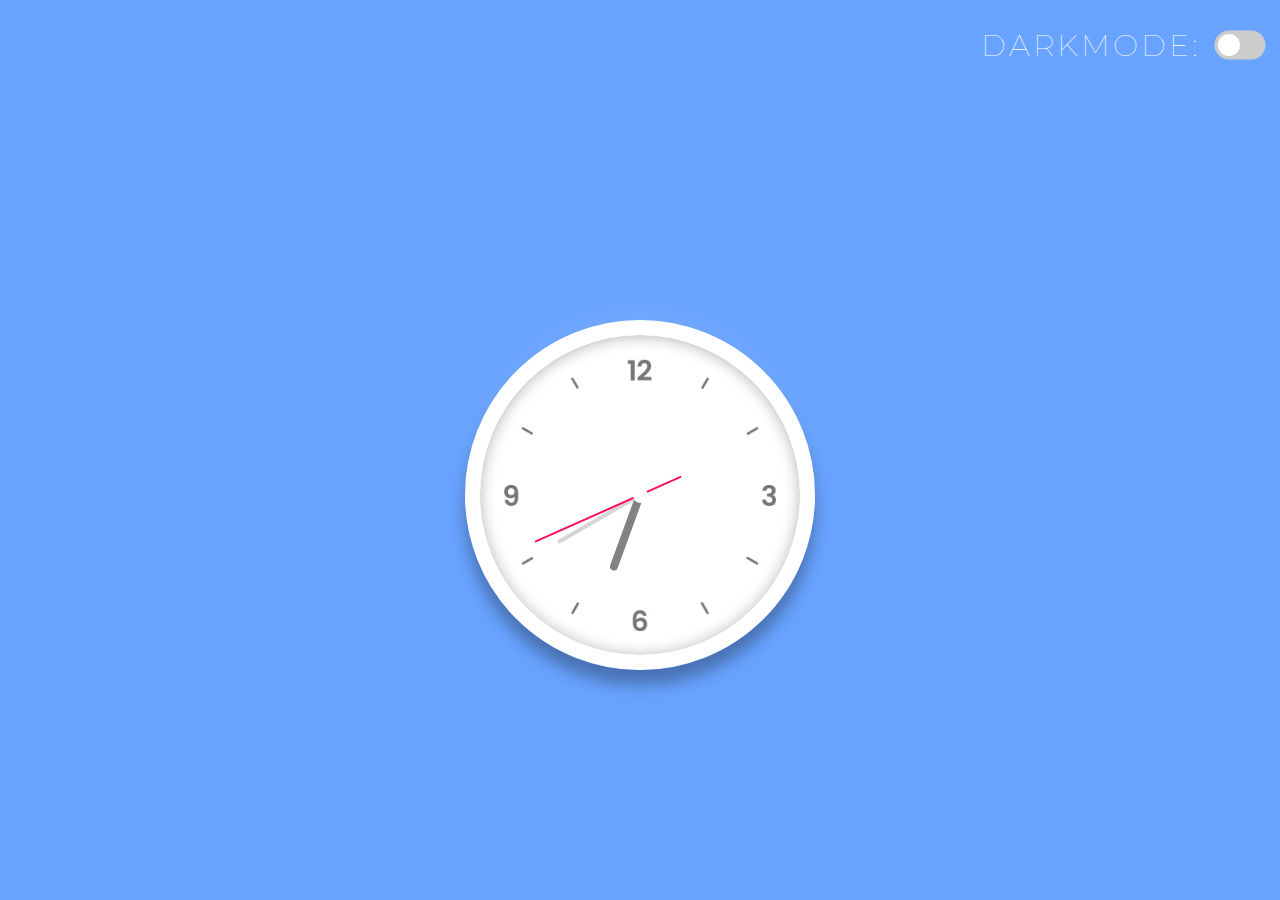
<file: 02 - JS and CSS Clock/index.html>
<!DOCTYPE html>
<html lang="en">
<head>
    <meta charset="UTF-8">
    <meta http-equiv="X-UA-Compatible" content="IE=edge">
    <meta name="viewport" content="width=device-width, initial-scale=1.0">
    <title>Document</title>
    <link rel="stylesheet" href="style.css">
    
</head>
<body class="body">
    <div class="lightmode">
        <h3 class="lightmode_title">DARKMODE: </h3>
        <label class="switch">
            <input type="checkbox" id="checkbox">
            <span class="slider round"></span>
        </label>
    </div>
    
    <div class="contaniner">
        <div class="clock">
            <div class="hour">
                <div class="hr" id="hr"></div>
            </div>
            <div class="min">
                <div class="mn" id="mn"></div>
            </div>
            <div class="sec">
                <div class="sc" id="sc"></div>
            </div>
        </div>
    </div>
    <script src="src.js" type="text/javascript"></script>
</body>
</html>
</file>
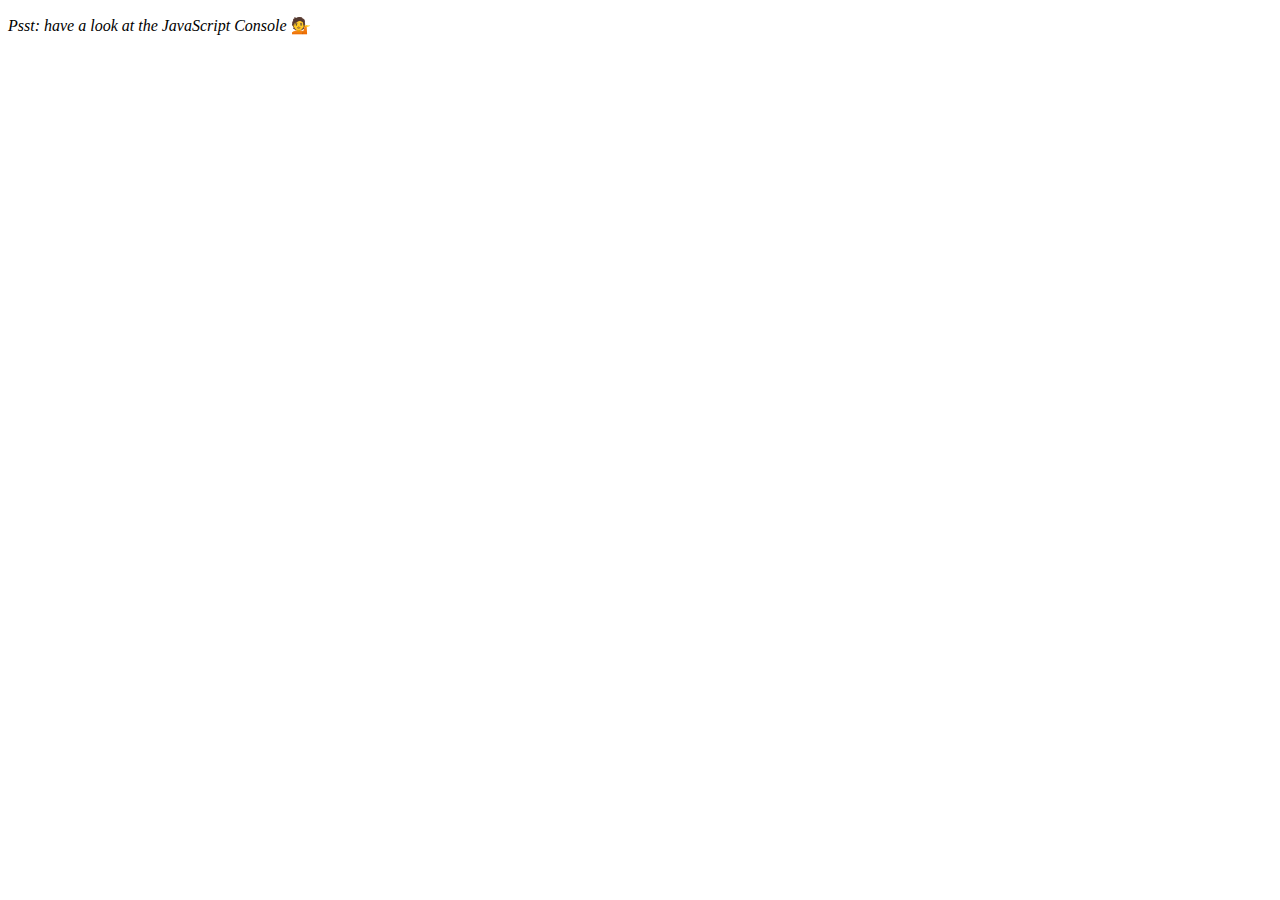
<file: 04 - Array Cardio Day 1/index-START.html>
<!DOCTYPE html>
<html lang="en">
<head>
  <meta charset="UTF-8">
  <title>Array Cardio 💪</title>
  <link rel="icon" href="https://fav.farm/🔥" />
</head>
<body>
  <p><em>Psst: have a look at the JavaScript Console</em> 💁</p>
  <script>
    // Get your shorts on - this is an array workout!
    // ## Array Cardio Day 1

    // Some data we can work with

    const inventors = [
      { first: 'Albert', last: 'Einstein', year: 1879, passed: 1955 },
      { first: 'Isaac', last: 'Newton', year: 1643, passed: 1727 },
      { first: 'Galileo', last: 'Galilei', year: 1564, passed: 1642 },
      { first: 'Marie', last: 'Curie', year: 1867, passed: 1934 },
      { first: 'Johannes', last: 'Kepler', year: 1571, passed: 1630 },
      { first: 'Nicolaus', last: 'Copernicus', year: 1473, passed: 1543 },
      { first: 'Max', last: 'Planck', year: 1858, passed: 1947 },
      { first: 'Katherine', last: 'Blodgett', year: 1898, passed: 1979 },
      { first: 'Ada', last: 'Lovelace', year: 1815, passed: 1852 },
      { first: 'Sarah E.', last: 'Goode', year: 1855, passed: 1905 },
      { first: 'Lise', last: 'Meitner', year: 1878, passed: 1968 },
      { first: 'Hanna', last: 'Hammarström', year: 1829, passed: 1909 }
    ];

    const people = [
      'Bernhard, Sandra', 'Bethea, Erin', 'Becker, Carl', 'Bentsen, Lloyd', 'Beckett, Samuel', 'Blake, William', 'Berger, Ric', 'Beddoes, Mick', 'Beethoven, Ludwig',
      'Belloc, Hilaire', 'Begin, Menachem', 'Bellow, Saul', 'Benchley, Robert', 'Blair, Robert', 'Benenson, Peter', 'Benjamin, Walter', 'Berlin, Irving',
      'Benn, Tony', 'Benson, Leana', 'Bent, Silas', 'Berle, Milton', 'Berry, Halle', 'Biko, Steve', 'Beck, Glenn', 'Bergman, Ingmar', 'Black, Elk', 'Berio, Luciano',
      'Berne, Eric', 'Berra, Yogi', 'Berry, Wendell', 'Bevan, Aneurin', 'Ben-Gurion, David', 'Bevel, Ken', 'Biden, Joseph', 'Bennington, Chester', 'Bierce, Ambrose',
      'Billings, Josh', 'Birrell, Augustine', 'Blair, Tony', 'Beecher, Henry', 'Biondo, Frank'
    ];
    
    // Array.prototype.filter()
    // 1. Filter the list of inventors for those who were born in the 1500's
    console.log(inventors.filter( inventor => inventor.year >= 1500 && inventor.year < 1600));
    // Array.prototype.map()
    // 2. Give us an array of the inventors first and last names
    console.log(
            inventors.map(inventor => inventor.first + " " + inventor.last)
    )
    // Array.prototype.sort()
    // 3. Sort the inventors by birthdate, oldest to youngest
    inventors.sort((a, b) => b.year - a.year);
    // Array.prototype.reduce()
    // 4. How many years did all the inventors live all together?
    let allInventorsYearOfLive = inventors.reduce(
            (accumulator, currentInventors) => accumulator + (currentInventors.passed - currentInventors.year), 0
    )
    // 5. Sort the inventors by years lived
    inventors.sort((a,b) => {
      return a.year - b.year;
    })
    // 6. create a list of Boulevards in Paris that contain 'de' anywhere in the name
    // https://en.wikipedia.org/wiki/Category:Boulevards_in_Paris
    const listCategoryContainer = document.querySelector(".mw-category");
    const listCategoryAnchors = Array.from(listCategoryContainer.querySelectorAll("a"));
    let de = listCategoryAnchors.map(name => name.textContent)
            .filter(name => name.includes("de"));
    // 7. sort Exercise
    // Sort the people alphabetically by last name
    const sortLastName = people.sort((a,b) => a.split(", ")[1] > b.split(", ")[1] ? 1 : -1);
    console.log(sortLastName);
    // 8. Reduce Exercise
    // Sum up the instances of each of these
    const data = ['car', 'car', 'truck', 'truck', 'bike', 'walk', 'car', 'van', 'bike', 'walk', 'car', 'van', 'car', 'truck' ];
    const sum = data.reduce((obj, item) => {
      if (!obj[item]) {
        obj[item] = 0;
      }
      obj[item]++;
      return obj;
    }, {})
    console.log(sum)
  </script>
</body>
</html>
</file>
<file: 02 - JS and CSS Clock/style.css>
@import url('https://fonts.googleapis.com/css2?family=Montserrat:wght@100&family=Square+Peg&display=swap');*{
    margin: 0;
    padding: 0;
    box-sizing: border-box;
    font-family: 'Montserrat', sans-serif;
}
body{
    height: 100vh;
    background-color: #68A3FF;
}
.contaniner{
    display: flex;
    justify-content: center;
    align-items: center;
    height: 90%;

}
.clock{
    width: 350px;
    height: 350px;
    display: flex;
    justify-content: center;
    align-items: center;
    background: url(img/clocklight.jpg);
    background-size: cover;
    border: 15px solid #FFF;
    border-radius: 50%;
    box-shadow: 0 -15px 15px rgba(255, 255, 255, 0.05),
                inset 0 -15px 15px rgba(255, 255, 255, 0.05),
                0 15px 15px rgba(0, 0, 0, 0.3),
                inset 0 1px 15px rgba(0, 0, 0, 0.3);
}   
.clock:before{
    content: "";
    position: absolute;
    width: 15px;
    height: 15px;
    background-color: #fff;
    border-radius: 50%;
    z-index: 1000;
}
.clock .hour,
.clock .min,
.clock .sec{
    position: absolute;
}

.clock .hour, .hr{
    width: 160px;
    height: 160px;
}
.clock .min, .mn{
    width: 190px;
    height: 190px;
}
.clock .sec, .sc{
    width: 230px;
    height: 230px;
}

.hr, .mn, .sc{
    display: flex;
    justify-content: center;
    position: absolute;
    border-radius: 50%;
}
.hr:before{
    content: "";
    position: absolute;
    width: 8px;
    height: 80px;
    background-color: #838283;
    z-index: 10;
    border-radius: 6px 6px 0 0;
}

.mn:before{
    content: "";
    position: absolute;
    width: 4px;
    height: 90px;
    background-color: #D7D5D7;
    z-index: 11;
    border-radius: 6px 6px 0 0;
}

.sc:before{
    content: "";
    position: absolute;
    width: 2px;
    height: 160px;
    background-color: #ff105e;
    z-index: 12;
    border-radius: 6px 6px 0 0;
}


/* The switch - the box around the slider */
.lightmode{
    display: flex;
    align-items: center;
    justify-content: end;
    height: 10%;
    padding-right: 10px;
}
.lightmode_title{
    color: #fff;
    font-size: 30px;
    font-weight: 100;
    letter-spacing: 3px;
    padding-right: 10px;
}
.switch {
    position: relative;
    display: inline-block;
    width: 60px;
    height: 34px;
    transform: scale(0.85);
  }
  
  /* Hide default HTML checkbox */
  .switch input {
    opacity: 0;
    width: 0;
    height: 0;
  }
  
  /* The slider */
  .slider {
    position: absolute;
    cursor: pointer;
    top: 0;
    left: 0;
    right: 0;
    bottom: 0;
    background-color: #ccc;
    -webkit-transition: .4s;
    transition: .4s;
  }
  
  .slider:before {
    position: absolute;
    content: "";
    height: 26px;
    width: 26px;
    left: 4px;
    bottom: 4px;
    background-color: white;
    -webkit-transition: .4s;
    transition: .4s;
  }
  
  input:checked + .slider {
    background-color: #2196F3;
  }
  
  input:focus + .slider {
    box-shadow: 0 0 1px #2196F3;
  }
  
  input:checked + .slider:before {
    -webkit-transform: translateX(26px);
    -ms-transform: translateX(26px);
    transform: translateX(26px);
  }
  
  /* Rounded sliders */
  .slider.round {
    border-radius: 34px;
  }
  
  .slider.round:before {
    border-radius: 50%;
  }
</file>
